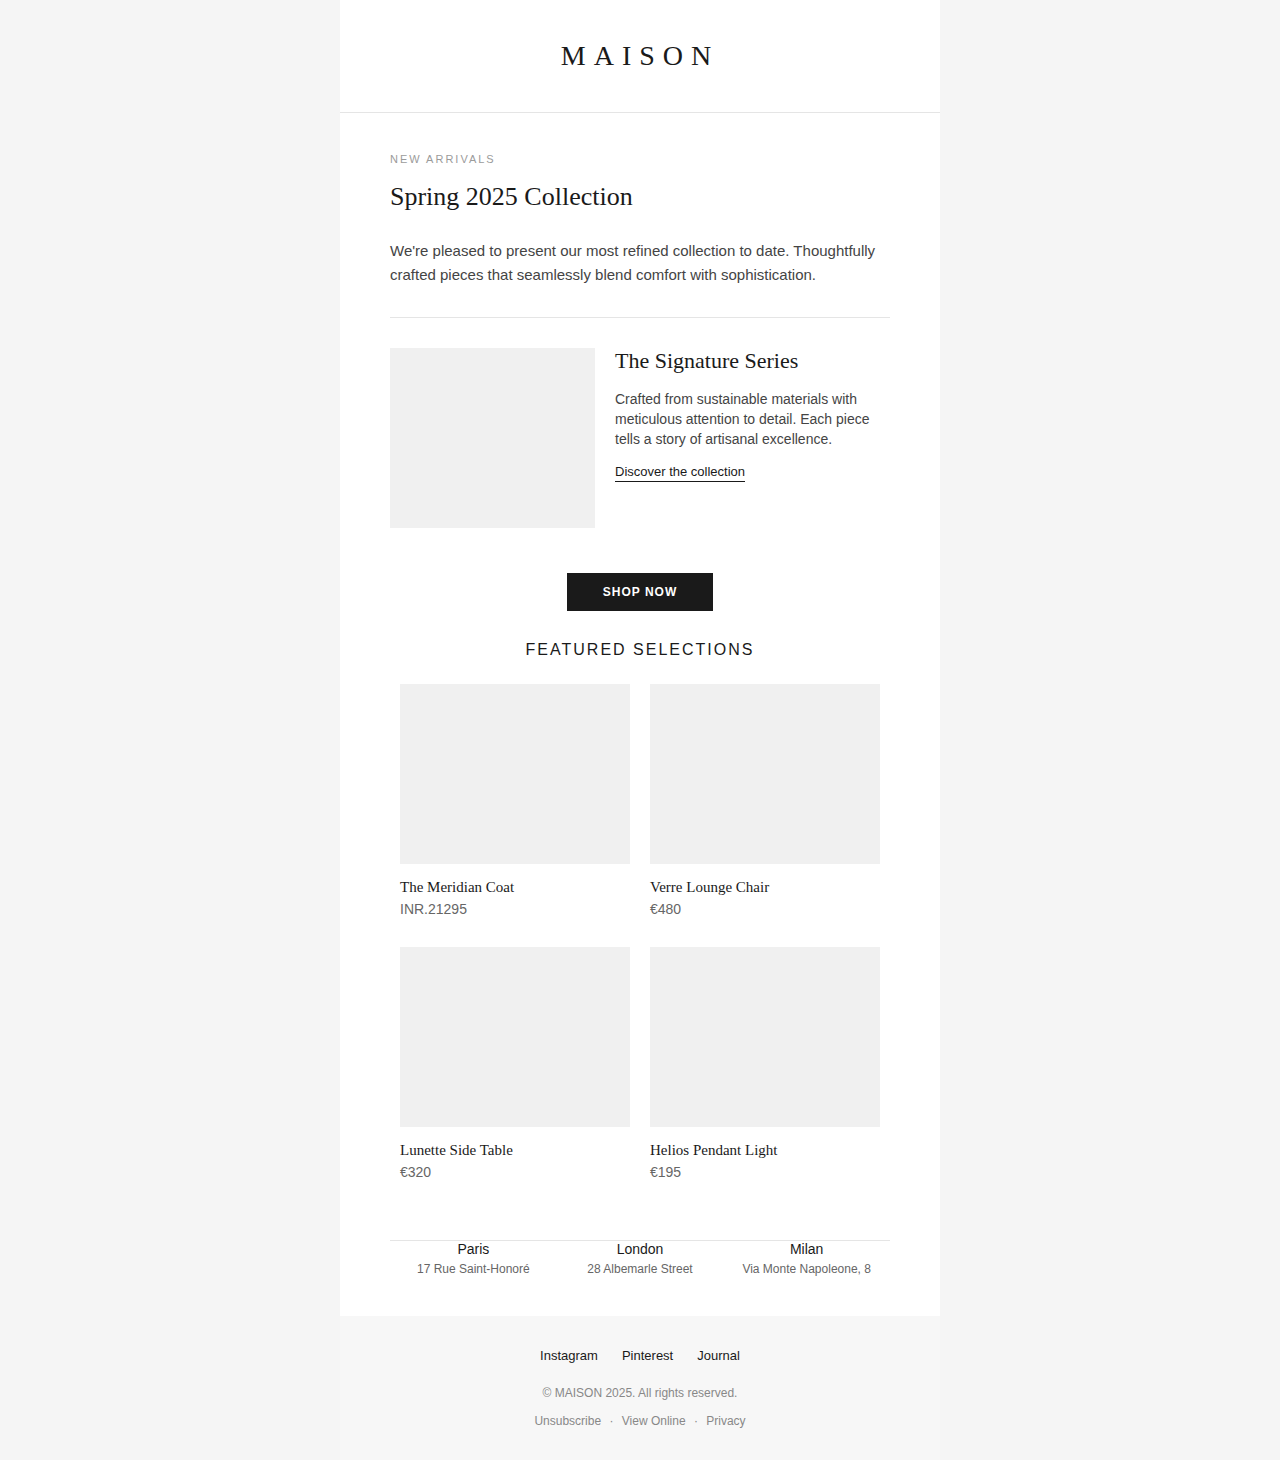
<file: UIUX/Email_template/index.html>
<!DOCTYPE html
    PUBLIC "-//W3C//DTD XHTML 1.0 Transitional//EN" "http://www.w3.org/TR/xhtml1/DTD/xhtml1-transitional.dtd">
<html xmlns="http://www.w3.org/1999/xhtml">

<head>
    <meta http-equiv="Content-Type" content="text/html; charset=UTF-8" />
    <meta name="viewport" content="width=device-width, initial-scale=1.0" />
    <title>MAISON: Spring 2025 Collection</title>
    <style type="text/css">

        body,
        #bodyTable,
        #bodyCell {
            height: 100% !important;
            margin: 0;
            padding: 0;
            width: 100% !important;
        }

        table {
            border-collapse: collapse;
        }

        img,
        a img {
            border: 0;
            outline: none;
            text-decoration: none;
        }

        h1,
        h2,
        h3,
        h4,
        h5,
        h6 {
            margin: 0;
            padding: 0;
        }

        p {
            margin: 0;
            padding: 0;
        }


        .ReadMsgBody {
            width: 100%;
        }

        .ExternalClass {
            width: 100%;
        }

        .ExternalClass,
        .ExternalClass p,
        .ExternalClass span,
        .ExternalClass font,
        .ExternalClass td,
        .ExternalClass div {
            line-height: 100%;
        }

        table,
        td {
            mso-table-lspace: 0pt;
            mso-table-rspace: 0pt;
        }

        #outlook a {
            padding: 0;
        }

        img {
            -ms-interpolation-mode: bicubic;
        }

        body,
        table,
        td,
        p,
        a,
        li,
        blockquote {
            -ms-text-size-adjust: 100%;
            -webkit-text-size-adjust: 100%;
        }

        body {
            background-color: #f5f5f5;
            margin: 0;
            padding: 0;
        }

        #bodyTable {
            background-color: #f5f5f5;
            margin: 0;
            padding: 0;
            width: 100% !important;
        }

        #emailContainer {
            width: 600px;
            background-color: #ffffff;
        }
        .headerContent {
            padding: 40px 0;
            text-align: center;
            border-bottom: 1px solid #e5e5e5;
            font-family: Georgia, 'Times New Roman', Times, serif;
            font-size: 28px;
            letter-spacing: 8px;
            color: #1a1a1a;
        }

        .mainContent {
            padding: 40px 50px;
            font-family: 'Helvetica Neue', Helvetica, Arial, sans-serif;
            color: #333333;
        }

        .preHeader {
            font-size: 11px;
            text-transform: uppercase;
            letter-spacing: 2px;
            color: #9b9b9b;
            margin-bottom: 15px;
            font-family: 'Helvetica Neue', Helvetica, Arial, sans-serif;
        }

        .mainTitle {
            font-size: 26px;
            color: #1a1a1a;
            margin-bottom: 25px;
            font-weight: normal;
            font-family: Georgia, 'Times New Roman', Times, serif;
            line-height: 34px;
        }

        .bodyText {
            font-size: 15px;
            line-height: 24px;
            color: #444;
            margin-bottom: 30px;
            font-family: 'Helvetica Neue', Helvetica, Arial, sans-serif;
        }

        .dividerLine {
            height: 1px;
            background-color: #e5e5e5;
            margin: 30px 0;
            border: none;
        }

        .buttonTable {
            width: auto;
            margin: 30px auto;
        }

        .buttonContent {
            background-color: #1a1a1a;
            text-align: center;
            padding: 12px 36px;
        }

        .buttonText {
            color: #ffffff;
            font-family: 'Helvetica Neue', Helvetica, Arial, sans-serif;
            font-size: 12px;
            font-weight: bold;
            letter-spacing: 1px;
            text-decoration: none;
            text-transform: uppercase;
        }

        .sectionHeader {
            text-align: center;
            font-size: 16px;
            text-transform: uppercase;
            letter-spacing: 2px;
            color: #1a1a1a;
            padding: 0 0 25px;
            font-family: 'Helvetica Neue', Helvetica, Arial, sans-serif;
            font-weight: normal;
        }
        .productTable {
            width: 100%;
        }

        .productCell {
            width: 50%;
            padding: 0 10px 30px;
            vertical-align: top;
        }

        .productImage {
            width: 100%;
            height: 180px;
            background-color: #f0f0f0;
            margin-bottom: 15px;
        }

        .productTitle {
            font-size: 15px;
            color: #1a1a1a;
            margin-bottom: 5px;
            font-family: Georgia, 'Times New Roman', Times, serif;
        }

        .productPrice {
            font-size: 14px;
            color: #666;
            font-family: 'Helvetica Neue', Helvetica, Arial, sans-serif;
        }
        .storeTable {
            width: 100%;
            border-top: 1px solid #e5e5e5;
            padding-top: 25px;
            margin-top: 30px;
        }

        .storeCell {
            width: 33.33%;
            text-align: center;
            padding: 0 5px;
        }

        .storeCity {
            font-size: 14px;
            color: #1a1a1a;
            margin-bottom: 5px;
            font-family: 'Helvetica Neue', Helvetica, Arial, sans-serif;
            font-weight: 500;
        }

        .storeAddress {
            font-size: 12px;
            color: #666;
            font-family: 'Helvetica Neue', Helvetica, Arial, sans-serif;
        }
        .footerContent {
            background-color: #f7f7f7;
            padding: 30px 0;
            text-align: center;
        }

        .socialTable {
            width: 100%;
            margin-bottom: 20px;
        }

        .socialLink {
            display: inline-block;
            margin: 0 10px;
            color: #1a1a1a;
            text-decoration: none;
            font-size: 13px;
            font-family: 'Helvetica Neue', Helvetica, Arial, sans-serif;
        }

        .footerText {
            color: #888;
            font-size: 12px;
            line-height: 18px;
            font-family: 'Helvetica Neue', Helvetica, Arial, sans-serif;
        }

        .footerLinks {
            margin-top: 10px;
        }

        .footerLinks a {
            color: #888;
            text-decoration: none;
            margin: 0 5px;
        }
        @media only screen and (max-width: 600px) {
            #emailContainer {
                width: 100% !important;
            }

            .mainContent {
                padding: 30px 20px !important;
            }

            .mainTitle {
                font-size: 22px !important;
                line-height: 30px !important;
            }

            .productCell {
                display: block !important;
                width: 100% !important;
                padding: 0 0 25px !important;
            }

            .storeCell {
                display: block !important;
                width: 100% !important;
                padding: 0 0 20px !important;
            }
        }
    </style>
</head>

<body>
    <center>
        <table border="0" cellpadding="0" cellspacing="0" height="100%" width="100%" id="bodyTable">
            <tr>
                <td align="center" valign="top">
                    <table border="0" cellpadding="0" cellspacing="0" width="600" id="emailContainer">
                        <tr>
                            <td align="center" valign="top">
                                <table border="0" cellpadding="0" cellspacing="0" width="100%">
                                    <tr>
                                        <td align="center" valign="top" class="headerContent">
                                            MAISON
                                        </td>
                                    </tr>
                                </table>
                            </td>
                        </tr>
                        <tr>
                            <td align="center" valign="top">
                                <table border="0" cellpadding="0" cellspacing="0" width="100%">
                                    <tr>
                                        <td align="left" valign="top" class="mainContent">
                                            <div class="preHeader">New Arrivals</div>
                                            <h1 class="mainTitle">Spring 2025 Collection</h1>

                                            <p class="bodyText">
                                                We're pleased to present our most refined collection to date.
                                                Thoughtfully crafted pieces that seamlessly blend comfort with
                                                sophistication.
                                            </p>

                                            <hr class="dividerLine" />

                                            <table border="0" cellpadding="0" cellspacing="0" width="100%">
                                                <tr>
                                                    <td width="45%" valign="top" style="padding-right: 20px;">
                                                        <div class="productImage"></div>
                                                    </td>
                                                    <td width="55%" valign="top">
                                                        <h2
                                                            style="font-size: 22px; color: #1a1a1a; margin-bottom: 15px; font-weight: normal; font-family: Georgia, 'Times New Roman', Times, serif;">
                                                            The Signature Series</h2>
                                                        <p
                                                            style="font-size: 14px; line-height: 20px; color: #444; margin-bottom: 15px; font-family: 'Helvetica Neue', Helvetica, Arial, sans-serif;">
                                                            Crafted from sustainable materials with meticulous attention
                                                            to detail. Each piece tells a story of artisanal excellence.
                                                        </p>
                                                        <a href="#"
                                                            style="color: #1a1a1a; text-decoration: none; border-bottom: 1px solid #1a1a1a; padding-bottom: 2px; font-size: 13px; font-family: 'Helvetica Neue', Helvetica, Arial, sans-serif;">Discover
                                                            the collection</a>
                                                    </td>
                                                </tr>
                                            </table>

                                            <table border="0" cellpadding="0" cellspacing="0" class="buttonTable">
                                                <tr>
                                                    <td align="center" valign="middle" class="buttonContent">
                                                        <a href="#" class="buttonText">SHOP NOW</a>
                                                    </td>
                                                </tr>
                                            </table>

                                            <h3 class="sectionHeader">Featured Selections</h3>

                                            <table border="0" cellpadding="0" cellspacing="0" width="100%"
                                                class="productTable">
                                                <tr>
                                                    <td class="productCell">
                                                        <div class="productImage"></div>
                                                        <div class="productTitle">The Meridian Coat</div>
                                                        <div class="productPrice">INR.21295</div>
                                                    </td>
                                                    <td class="productCell">
                                                        <div class="productImage"></div>
                                                        <div class="productTitle">Verre Lounge Chair</div>
                                                        <div class="productPrice">€480</div>
                                                    </td>
                                                </tr>
                                                <tr>
                                                    <td class="productCell">
                                                        <div class="productImage"></div>
                                                        <div class="productTitle">Lunette Side Table</div>
                                                        <div class="productPrice">€320</div>
                                                    </td>
                                                    <td class="productCell">
                                                        <div class="productImage"></div>
                                                        <div class="productTitle">Helios Pendant Light</div>
                                                        <div class="productPrice">€195</div>
                                                    </td>
                                                </tr>
                                            </table>
                                            <table border="0" cellpadding="0" cellspacing="0" width="100%"
                                                class="storeTable">
                                                <tr>
                                                    <td class="storeCell">
                                                        <div class="storeCity">Paris</div>
                                                        <div class="storeAddress">17 Rue Saint-Honoré</div>
                                                    </td>
                                                    <td class="storeCell">
                                                        <div class="storeCity">London</div>
                                                        <div class="storeAddress">28 Albemarle Street</div>
                                                    </td>
                                                    <td class="storeCell">
                                                        <div class="storeCity">Milan</div>
                                                        <div class="storeAddress">Via Monte Napoleone, 8</div>
                                                    </td>
                                                </tr>
                                            </table>
                                        </td>
                                    </tr>
                                </table>
                            </td>
                        </tr>
                        <tr>
                            <td align="center" valign="top">
                                <table border="0" cellpadding="0" cellspacing="0" width="100%">
                                    <tr>
                                        <td align="center" valign="top" class="footerContent">
                                            <table border="0" cellpadding="0" cellspacing="0" width="100%"
                                                class="socialTable">
                                                <tr>
                                                    <td align="center" valign="top">
                                                        <a href="#" class="socialLink">Instagram</a>
                                                        <a href="#" class="socialLink">Pinterest</a>
                                                        <a href="#" class="socialLink">Journal</a>
                                                    </td>
                                                </tr>
                                            </table>

                                            <p class="footerText">
                                                © MAISON 2025. All rights reserved.
                                            </p>

                                            <p class="footerText footerLinks">
                                                <a href="#">Unsubscribe</a> · <a href="#">View Online</a> · <a
                                                    href="#">Privacy</a>
                                            </p>
                                        </td>
                                    </tr>
                                </table>
                            </td>
                        </tr>
                    </table>
                </td>
            </tr>
        </table>
    </center>
</body>

</html>
</file>
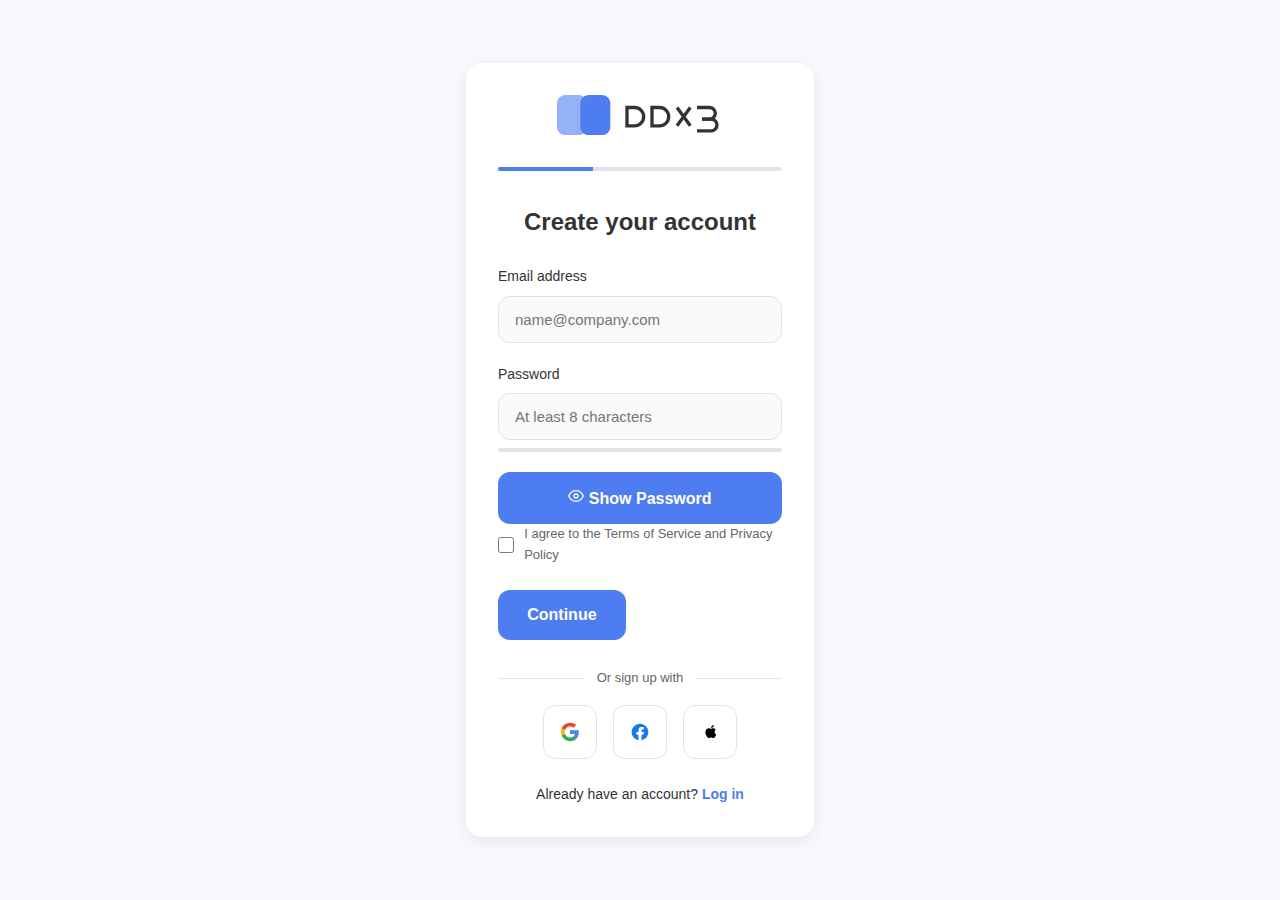
<file: UIUX/Mobile_App_Signup_Flow/index.html>
<!DOCTYPE html>
<html lang="en">

<head>
    <meta charset="UTF-8">
    <meta name="viewport" content="width=device-width, initial-scale=1.0">
    <title>SignFlow - Modern Signup</title>
    <style>
        :root {
            --primary-color: #4e7df1;
            --primary-light: #eef2ff;
            --text-color: #333;
            --error-color: #e74c3c;
            --success-color: #2ecc71;
            --border-color: #e1e5eb;
            --background-color: #ffffff;
            --box-shadow: 0 4px 16px rgba(0, 0, 0, 0.08);
        }

        * {
            margin: 0;
            padding: 0;
            box-sizing: border-box;
            font-family: -apple-system, BlinkMacSystemFont, 'Segoe UI', Roboto, Oxygen, Ubuntu, Cantarell, 'Open Sans', 'Helvetica Neue', sans-serif;
        }

        body {
            background-color: #f7f9fc;
            color: var(--text-color);
            line-height: 1.6;
            display: flex;
            justify-content: center;
            align-items: center;
            min-height: 100vh;
        }

        .container {
            width: 100%;
            max-width: 380px;
            padding: 16px;
        }

        .signup-container {
            background-color: var(--background-color);
            border-radius: 16px;
            overflow: hidden;
            box-shadow: var(--box-shadow);
            padding: 32px;
            position: relative;
        }

        .logo {
            display: flex;
            justify-content: center;
            margin-bottom: 32px;
        }

        .logo svg {
            height: 40px;
            width: auto;
        }

        h1 {
            font-size: 24px;
            font-weight: 600;
            margin-bottom: 24px;
            text-align: center;
            color: var(--text-color);
        }

        .form-group {
            margin-bottom: 20px;
        }

        label {
            display: block;
            font-size: 14px;
            font-weight: 500;
            margin-bottom: 8px;
            color: var(--text-color);
        }

        input {
            width: 100%;
            padding: 14px 16px;
            border: 1px solid var(--border-color);
            border-radius: 12px;
            font-size: 15px;
            transition: all 0.2s ease;
            background-color: #fafafa;
        }

        input:focus {
            outline: none;
            border-color: var(--primary-color);
            background-color: var(--background-color);
            box-shadow: 0 0 0 3px rgba(78, 125, 241, 0.1);
        }

        .error {
            color: var(--error-color);
            font-size: 12px;
            margin-top: 6px;
            display: none;
        }

        input.invalid {
            border-color: var(--error-color);
        }

        input.invalid+.error {
            display: block;
        }

        .password-container {
            position: relative;
        }

        .password-container input {
            padding-right: 48px;
        }

        .toggle-password {
            position: absolute;
            right: 16px;
            top: 50%;
            transform: translateY(-50%);
            background: none;
            border: none;
            cursor: pointer;
            color: #999;
            padding: 8px;
            display: flex;
            align-items: center;
            justify-content: center;
            border-radius: 50%;
            transition: background-color 0.2s;
        }

        .toggle-password:hover {
            background-color: rgba(0, 0, 0, 0.05);
        }

        .password-strength {
            height: 4px;
            background: #e1e5eb;
            border-radius: 2px;
            margin-top: 8px;
            overflow: hidden;
        }

        .password-strength-meter {
            height: 100%;
            width: 0;
            transition: width 0.3s ease;
        }

        .checkbox-group {
            display: flex;
            align-items: center;
            margin-bottom: 24px;
            cursor: pointer;
        }

        .checkbox-group input {
            width: 18px;
            height: 18px;
            margin-right: 10px;
            accent-color: var(--primary-color);
            cursor: pointer;
        }

        .checkbox-group label {
            margin-bottom: 0;
            cursor: pointer;
            font-size: 13px;
            color: #666;
        }

        button {
            background-color: var(--primary-color);
            color: white;
            border: none;
            border-radius: 12px;
            padding: 16px;
            font-size: 16px;
            font-weight: 600;
            width: 100%;
            cursor: pointer;
            transition: background-color 0.2s, transform 0.1s;
        }

        button:hover {
            background-color: #3867d6;
        }

        button:active {
            transform: translateY(1px);
        }

        .social-login {
            margin-top: 28px;
            text-align: center;
        }

        .social-login-text {
            font-size: 13px;
            color: #666;
            margin-bottom: 16px;
            position: relative;
        }

        .social-login-text::before,
        .social-login-text::after {
            content: "";
            display: inline-block;
            width: 30%;
            height: 1px;
            background-color: var(--border-color);
            position: absolute;
            top: 50%;
        }

        .social-login-text::before {
            left: 0;
        }

        .social-login-text::after {
            right: 0;
        }

        .social-buttons {
            display: flex;
            justify-content: center;
            gap: 16px;
        }

        .social-button {
            width: 54px;
            height: 54px;
            display: flex;
            align-items: center;
            justify-content: center;
            border-radius: 12px;
            border: 1px solid var(--border-color);
            background-color: white;
            cursor: pointer;
            transition: all 0.2s;
        }

        .social-button:hover {
            background-color: #f7f9fc;
            transform: translateY(-2px);
            box-shadow: 0 4px 8px rgba(0, 0, 0, 0.05);
        }

        .social-button svg {
            width: 20px;
            height: 20px;
        }

        .login-link {
            margin-top: 24px;
            text-align: center;
            font-size: 14px;
        }

        .login-link a {
            color: var(--primary-color);
            text-decoration: none;
            font-weight: 600;
        }

        .login-link a:hover {
            text-decoration: underline;
        }


        .steps {
            display: flex;
            justify-content: center;
            margin-bottom: 30px;
        }

        .step {
            width: 10px;
            height: 10px;
            border-radius: 50%;
            background-color: var(--border-color);
            margin: 0 5px;
        }

        .step.active {
            background-color: var(--primary-color);
        }

        .progress-bar {
            width: 100%;
            height: 4px;
            background-color: var(--border-color);
            border-radius: 2px;
            margin-bottom: 32px;
            overflow: hidden;
        }

        .progress {
            height: 100%;
            width: 33.33%;
            background-color: var(--primary-color);
            transition: width 0.3s ease;
        }

        @keyframes pulse {
            0% {
                transform: scale(1);
            }

            50% {
                transform: scale(1.05);
            }

            100% {
                transform: scale(1);
            }
        }

        .success-message {
            text-align: center;
            display: none;
        }

        .success-message svg {
            width: 60px;
            height: 60px;
            margin-bottom: 20px;
            animation: pulse 1.5s infinite;
        }

        .success-message h2 {
            font-size: 22px;
            margin-bottom: 12px;
            color: var(--success-color);
        }

        .success-message p {
            color: #666;
            margin-bottom: 24px;
        }


        .form-step {
            display: none;
        }

        .form-step.active {
            display: block;
        }

        .nav-buttons {
            display: flex;
            justify-content: space-between;
            margin-top: 24px;
        }

        .btn-prev {
            background-color: transparent;
            color: #666;
            border: 1px solid var(--border-color);
            width: 45%;
        }

        .btn-prev:hover {
            background-color: #f7f9fc;
        }

        .btn-next {
            width: 45%;
        }


        .form-step:first-child .btn-prev {
            visibility: hidden;
        }

        #signup-form.completed .form-step {
            display: none;
        }

        #signup-form.completed .success-message {
            display: block;
        }
    </style>
</head>

<body>
    <div class="container">
        <div class="signup-container">
            <div class="logo">
                <svg viewBox="0 0 100 24" fill="none" xmlns="http://www.w3.org/2000/svg">
                    <path
                        d="M14 5C14 2.23858 16.2386 0 19 0H27C29.7614 0 32 2.23858 32 5V19C32 21.7614 29.7614 24 27 24H19C16.2386 24 14 21.7614 14 19V5Z"
                        fill="#4E7DF1" />
                    <path
                        d="M0 5C0 2.23858 2.23858 0 5 0H13C15.7614 0 18 2.23858 18 5V19C18 21.7614 15.7614 24 13 24H5C2.23858 24 0 21.7614 0 19V5Z"
                        fill="#4E7DF1" fill-opacity="0.6" />
                    <path d="M42 7.5H46.5C49.5376 7.5 52 9.96243 52 13V13C52 16.0376 49.5376 18.5 46.5 18.5H42V7.5Z"
                        stroke="#333" stroke-width="2" />
                    <path d="M57 7.5H61.5C64.5376 7.5 67 9.96243 67 13V13C67 16.0376 64.5376 18.5 61.5 18.5H57V7.5Z"
                        stroke="#333" stroke-width="2" />
                    <path d="M72 7.5L80 18.5" stroke="#333" stroke-width="2" />
                    <path d="M80 7.5L72 18.5" stroke="#333" stroke-width="2" />
                    <path d="M84 7.5H91.5C93.433 7.5 95 9.067 95 11V11C95 12.933 93.433 14.5 91.5 14.5H87" stroke="#333"
                        stroke-width="2" />
                    <path d="M87 14.5H92.5C94.433 14.5 96 16.067 96 18V18C96 19.933 94.433 21.5 92.5 21.5H84"
                        stroke="#333" stroke-width="2" />
                </svg>
            </div>

            <div class="progress-bar">
                <div class="progress"></div>
            </div>

            <form id="signup-form">
                <!-- Step 1 -->
                <div class="form-step active" id="step1">
                    <h1>Create your account</h1>

                    <div class="form-group">
                        <label for="email">Email address</label>
                        <input type="email" id="email" name="email" placeholder="name@company.com" required>
                        <div class="error">Please enter a valid email address</div>
                    </div>

                    <div class="form-group password-container">
                        <label for="password">Password</label>
                        <input type="password" id="password" name="password" placeholder="At least 8 characters"
                            required>
                        <div class="error">Password must be at least 8 characters</div>
                        <div class="password-strength">
                            <div class="password-strength-meter"></div>
                        </div>
                    </div>

                    <button type="button" class="toggle-password-btn">
                        <svg xmlns="http://www.w3.org/2000/svg" width="16" height="16" viewBox="0 0 24 24" fill="none"
                            stroke="currentColor" stroke-width="2" stroke-linecap="round" stroke-linejoin="round">
                            <path d="M1 12s4-8 11-8 11 8 11 8-4 8-11 8-11-8-11-8z"></path>
                            <circle cx="12" cy="12" r="3"></circle>
                        </svg>
                        Show Password
                    </button>

                    <div class="checkbox-group">
                        <input type="checkbox" id="terms" name="terms" required>
                        <label for="terms">I agree to the Terms of Service and Privacy Policy</label>
                    </div>

                    <button type="button" class="btn-next">Continue</button>

                    <div class="social-login">
                        <div class="social-login-text">Or sign up with</div>
                        <div class="social-buttons">
                            <button type="button" class="social-button">
                                <svg width="20" height="20" viewBox="0 0 24 24" fill="none"
                                    xmlns="http://www.w3.org/2000/svg">
                                    <path
                                        d="M22.56 12.25C22.56 11.47 22.49 10.72 22.36 10H12V14.255H17.92C17.665 15.63 16.89 16.795 15.725 17.575V20.335H19.28C21.36 18.42 22.56 15.6 22.56 12.25Z"
                                        fill="#4285F4" />
                                    <path
                                        d="M12 23C14.97 23 17.46 22.015 19.28 20.335L15.725 17.575C14.79 18.205 13.54 18.57 12 18.57C9.13499 18.57 6.70999 16.635 5.84499 14H2.16998V16.83C3.98998 20.48 7.70499 23 12 23Z"
                                        fill="#34A853" />
                                    <path
                                        d="M5.845 14C5.625 13.34 5.5 12.635 5.5 11.91C5.5 11.185 5.625 10.48 5.845 9.82V7H2.17C1.4 8.47 0.999995 10.15 0.999995 11.91C0.999995 13.67 1.4 15.35 2.17 16.83L5.845 14Z"
                                        fill="#FBBC05" />
                                    <path
                                        d="M12 5.25C13.62 5.25 15.065 5.81 16.205 6.89L19.36 3.735C17.455 1.96 14.965 0.909996 12 0.909996C7.70499 0.909996 3.98998 3.43 2.16998 7.07L5.84499 9.89C6.70999 7.255 9.13499 5.25 12 5.25Z"
                                        fill="#EA4335" />
                                </svg>
                            </button>
                            <button type="button" class="social-button">
                                <svg width="20" height="20" viewBox="0 0 24 24" fill="none"
                                    xmlns="http://www.w3.org/2000/svg">
                                    <path
                                        d="M22 12C22 6.47715 17.5228 2 12 2C6.47715 2 2 6.47715 2 12C2 16.9913 5.65687 21.1283 10.4375 21.8785V14.8906H7.89844V12H10.4375V9.79688C10.4375 7.29063 11.9304 5.90625 14.2146 5.90625C15.3084 5.90625 16.4531 6.10156 16.4531 6.10156V8.5625H15.1922C13.95 8.5625 13.5625 9.33334 13.5625 10.1242V12H16.3359L15.8926 14.8906H13.5625V21.8785C18.3431 21.1283 22 16.9913 22 12Z"
                                        fill="#1877F2" />
                                    <path
                                        d="M15.8926 14.8906L16.3359 12H13.5625V10.1242C13.5625 9.33334 13.95 8.5625 15.1922 8.5625H16.4531V6.10156C16.4531 6.10156 15.3084 5.90625 14.2146 5.90625C11.9304 5.90625 10.4375 7.29063 10.4375 9.79688V12H7.89844V14.8906H10.4375V21.8785C10.9423 21.9592 11.4631 22 12 22C12.5369 22 13.0577 21.9592 13.5625 21.8785V14.8906H15.8926Z"
                                        fill="white" />
                                </svg>
                            </button>
                            <button type="button" class="social-button">
                                <svg width="20" height="20" viewBox="0 0 24 24" fill="none"
                                    xmlns="http://www.w3.org/2000/svg">
                                    <path
                                        d="M17.543 12.0866C17.5245 10.1594 18.8254 9.10152 18.898 9.05072C17.9758 7.7033 16.5418 7.49024 16.0399 7.47391C14.8197 7.34642 13.6411 8.20157 13.0234 8.20157C12.3891 8.20157 11.4332 7.48799 10.4001 7.51227C9.06646 7.53654 7.83371 8.31637 7.13912 9.49508C5.72143 11.8708 6.78876 15.3933 8.15076 17.2855C8.83349 18.2155 9.63757 19.2653 10.6799 19.2248C11.6966 19.1807 12.0839 18.5631 13.3058 18.5631C14.5169 18.5631 14.8807 19.2248 15.9462 19.201C17.0442 19.1807 17.7432 18.2517 18.4042 17.3127C19.1921 16.224 19.5062 15.1634 19.5248 15.1166C19.4955 15.1058 17.5654 14.3877 17.543 12.0866Z"
                                        fill="black" />
                                    <path
                                        d="M15.6662 6.02833C16.2216 5.34183 16.5954 4.40243 16.4871 3.45703C15.7188 3.48724 14.7746 3.98703 14.1974 4.65722C13.6877 5.25049 13.237 6.22097 13.3637 7.13353C14.2276 7.19651 15.0891 6.70861 15.6662 6.02833Z"
                                        fill="black" />
                                </svg>
                            </button>
                        </div>
                    </div>

                    <div class="login-link">
                        Already have an account? <a href="#">Log in</a>
                    </div>
                </div>

  
                <div class="form-step" id="step2">
                    <h1>Personal Information</h1>

                    <div class="form-group">
                        <label for="fullname">Full name</label>
                        <input type="text" id="fullname" name="fullname" placeholder="Enter your full name" required>
                        <div class="error">Please enter your full name</div>
                    </div>

                    <div class="form-group">
                        <label for="phone">Phone number</label>
                        <input type="tel" id="phone" name="phone" placeholder="(123) 456-7890" required>
                        <div class="error">Please enter a valid phone number</div>
                    </div>

                    <div class="nav-buttons">
                        <button type="button" class="btn-prev">Back</button>
                        <button type="button" class="btn-next">Continue</button>
                    </div>
                </div>

                <div class="form-step" id="step3">
                    <h1>Complete Your Profile</h1>

                    <div class="form-group">
                        <label for="interests">What brings you here?</label>
                        <select id="interests" name="interests" required>
                            <option value="" disabled selected>Select an option</option>
                            <option value="personal">Personal use</option>
                            <option value="business">Business</option>
                            <option value="education">Education</option>
                            <option value="other">Other</option>
                        </select>
                    </div>

                    <div class="checkbox-group">
                        <input type="checkbox" id="newsletter" name="newsletter">
                        <label for="newsletter">Receive updates about products and features</label>
                    </div>

                    <div class="nav-buttons">
                        <button type="button" class="btn-prev">Back</button>
                        <button type="submit" class="btn-next">Create Account</button>
                    </div>
                </div>


                <div class="success-message">
                    <svg viewBox="0 0 24 24" fill="none" xmlns="http://www.w3.org/2000/svg">
                        <path
                            d="M22 11.08V12C21.9988 14.1564 21.3005 16.2547 20.0093 17.9818C18.7182 19.709 16.9033 20.9725 14.8354 21.5839C12.7674 22.1953 10.5573 22.1219 8.53447 21.3746C6.51168 20.6273 4.78465 19.2461 3.61096 17.4371C2.43727 15.628 1.87979 13.4881 2.02168 11.3363C2.16356 9.18455 2.99721 7.13631 4.39828 5.49706C5.79935 3.85781 7.69279 2.71537 9.79619 2.24013C11.8996 1.7649 14.1003 1.98232 16.07 2.85999"
                            stroke="#2ECC71" stroke-width="2" stroke-linecap="round" stroke-linejoin="round" />
                        <path d="M22 4L12 14.01L9 11.01" stroke="#2ECC71" stroke-width="2" stroke-linecap="round"
                            stroke-linejoin="round" />
                    </svg>
                    <h2>Account created successfully!</h2>
                    <p>We've sent a confirmation email to your inbox.</p>
                    <button type="button" class="continue-btn">Continue to App</button>
                </div>
            </form>
        </div>
    </div>

    <script>
        document.addEventListener('DOMContentLoaded', function () {
            const form = document.getElementById('signup-form');
            const steps = document.querySelectorAll('.form-step');
            const progressBar = document.querySelector('.progress');
            const nextButtons = document.querySelectorAll('.btn-next');
            const prevButtons = document.querySelectorAll('.btn-prev');
            const passwordInput = document.getElementById('password');
            const passwordStrengthMeter = document.querySelector('.password-strength-meter');

            let currentStep = 0;

            nextButtons.forEach(button => {
                button.addEventListener('click', function () {

                    if (button.type === 'submit') {
                     
                        form.classList.add('completed');
                        return;
                    }

                    const currentStepElement = steps[currentStep];
                    const inputs = currentStepElement.querySelectorAll('input[required], select[required]');
                    let isValid = true;

                    inputs.forEach(input => {
                        if (!input.value.trim()) {
                            input.classList.add('invalid');
                            isValid = false;
                        } else {
                            input.classList.remove('invalid');
                        }


                        if (input.type === 'email' && !validateEmail(input.value)) {
                            input.classList.add('invalid');
                            isValid = false;
                        }

                        if (input.type === 'password' && input.value.length < 8) {
                            input.classList.add('invalid');
                            isValid = false;
                        }
                    });

                    if (!isValid) return;


                    steps[currentStep].classList.remove('active');
                    currentStep++;
                    steps[currentStep].classList.add('active');

                    updateProgress();
                });
            });


            prevButtons.forEach(button => {
                button.addEventListener('click', function () {
                    steps[currentStep].classList.remove('active');
                    currentStep--;
                    steps[currentStep].classList.add('active');


                    updateProgress();
                });
            });


            const togglePasswordBtn = document.querySelector('.toggle-password-btn');
            togglePasswordBtn.addEventListener('click', function () {
                const type = passwordInput.getAttribute('type') === 'password' ? 'text' : 'password';
                passwordInput.setAttribute('type', type);

                if (type === 'password') {
                    this.innerHTML = `
                        <svg xmlns="http://www.w3.org/2000/svg" width="16" height="16" viewBox="0 0 24 24" fill="none" stroke="currentColor" stroke-width="2" stroke-linecap="round" stroke-linejoin="round">
                            <path d="M1 12s4-8 11-8 11 8 11 8-4 8-11 8-11-8-11-8z"></path>
                            <circle cx="12" cy="12" r="3"></circle>
                        </svg>
                        Show Password
                    `;
                } else {
                    this.innerHTML = `
                        <svg xmlns="http://www.w3.org/2000/svg" width="16" height="16" viewBox="0 0 24 24" fill="none" stroke="currentColor" stroke-width="2" stroke-linecap="round" stroke-linejoin="round">
                            <path d="M17.94 17.94A10.07 10.07 0 0 1 12 20c-7 0-11-8-11-8a18.45 18.45 0 0 1 5.06-5.94M9.9 4.24A9.12 9.12 0 0 1 12 4c7 0 11 8 11 8a18.5 18.5 0 0 1-2.16 3.19m-6.72-1.07a3 3 0 1 1-4.24-4.24"></path>
                            <line x1="1" y1="1" x2="23" y2="23"></line>
                        </svg>
                        Hide Password
                    `;
                }
            });


            passwordInput.addEventListener('input', function () {
                const password = this.value;
                const strength = calculatePasswordStrength(password);

                passwordStrengthMeter.style.width = strength + '%';
                if (strength < 25) {
                    passwordStrengthMeter.style.backgroundColor = '#e74c3c';
                } else if (strength < 50) {
                    passwordStrengthMeter.style.backgroundColor = '#f39c12';
                } else if (strength < 75) {
                    passwordStrengthMeter.style.backgroundColor = '#f1c40f';
                } else {
                    passwordStrengthMeter.style.backgroundColor = '#2ecc71';
                }


                if (password.length >= 8) {
                    this.classList.remove('invalid');
                }
            });


            const inputs = document.querySelectorAll('input[required]');
            inputs.forEach(input => {
                input.addEventListener('blur', function () {
                    if (!this.value.trim()) {
                        this.classList.add('invalid');
                    } else {
                        this.classList.remove('invalid');


                        if (this.type === 'email' && !validateEmail(this.value)) {
                            this.classList.add('invalid');
                        }


                        if (this.type === 'password' && this.value.length < 8) {
                            this.classList.add('invalid');
                        }
                    }
                });

                input.addEventListener('input', function () {
                    if (this.value.trim()) {
                        this.classList.remove('invalid');
                    }
                });
            });


            function validateEmail(email) {
                const re = /^(([^<>()\[\]\\.,;:\s@"]+(\.[^<>()\[\]\\.,;:\s@"]+)*)|(".+"))@((\[[0-9]{1,3}\.[0-9]{1,3}\.[0-9]{1,3}\.[0-9]{1,3}])|(([a-zA-Z\-0-9]+\.)+[a-zA-Z]{2,}))$/;
                return re.test(String(email).toLowerCase());
            }


            function calculatePasswordStrength(password) {
                let strength = 0;

                strength += Math.min(password.length * 3.125, 25);

                if (/[A-Z]/.test(password)) strength += 25; 
                if (/[0-9]/.test(password)) strength += 25; 
                if (/[^A-Za-z0-9]/.test(password)) strength += 25; 

                return strength;
            }

            function updateProgress() {
                const progress = ((currentStep + 1) / steps.length) * 100;
                progressBar.style.width = progress + '%';
            }

            const continueBtn = document.querySelector('.continue-btn');
            continueBtn.addEventListener('click', function () {
                alert('Redirecting to app dashboard...');

            });
        });
    </script>
</body>

</html>
</file>
